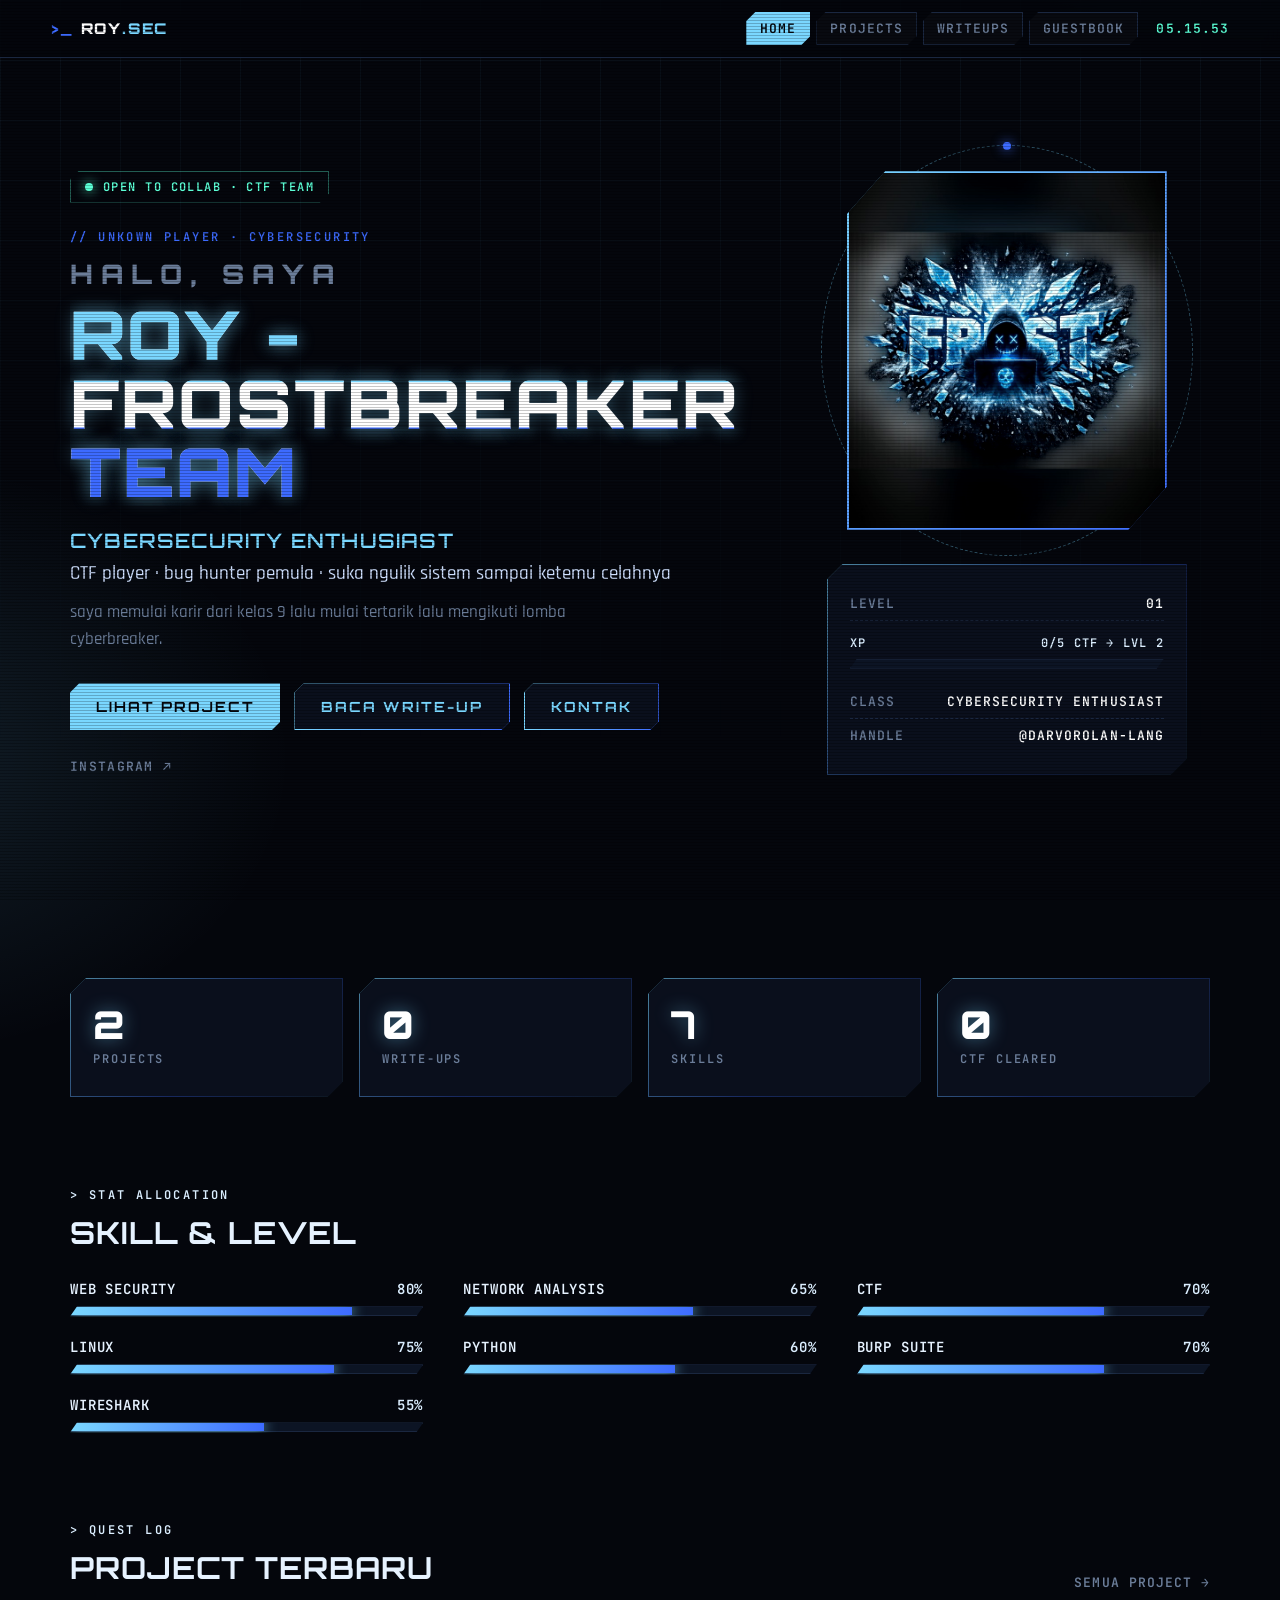
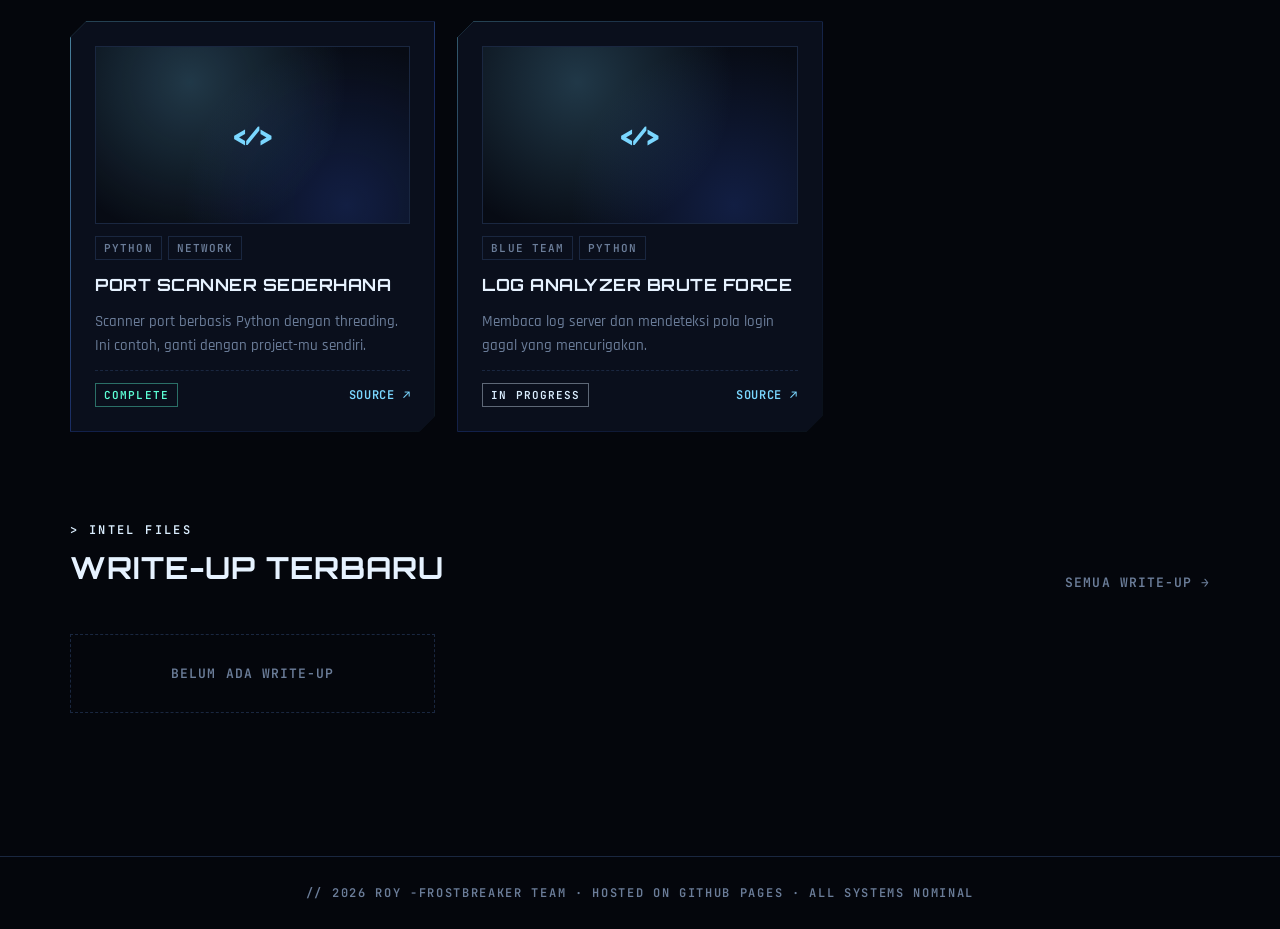
<file: index.html>
<!DOCTYPE html>
<html lang="id">
<head>
<meta charset="utf-8">
<meta name="viewport" content="width=device-width,initial-scale=1">
<title>Portfolio · Cybersecurity</title>
<meta name="description" content="Portfolio cybersecurity, CTF, dan write-up">
<link rel="stylesheet" href="style.css">
<script src="app.js" defer></script>
</head>
<body data-page="home">
<div id="boot" hidden><pre id="boot-out"></pre></div>
<header id="nav"></header>
<main>
  <section class="hero" style="margin-top:0">
    <div>
      <div class="status rise"><i></i><span id="status"></span></div>
      <p class="kicker rise">// UNKOWN PLAYER · cybersecurity</p>
      <h1 class="rise"><span class="hello">HALO, SAYA</span><span class="glitch" data-f="name"></span></h1>
      <p class="role rise" data-f="role"></p>
      <p class="tagline rise" data-f="tagline"></p>
      <p class="bio rise" data-f="bio"></p>
      <div class="btns rise">
        <a class="btn solid" href="projects.html">Lihat Project</a>
        <a class="btn" href="writeups.html">Baca Write-up</a>
        <a class="btn" id="mail" href="#">Kontak</a>
      </div>
      <div class="socials rise" id="socials"></div>
    </div>
    <div class="side rise">
      <div class="frame">
        <div class="ring"></div>
        <div class="pic" id="photo"></div>
      </div>
      <div class="panel hud-card">
        <div class="hc"><span>Level</span><b id="lvl">01</b></div>
        <div class="xp-top"><span>XP</span><span id="xp-t"></span></div>
        <div class="bar"><i id="xp" style="width:0"></i></div>
        <div class="hc" style="margin-top:16px"><span>Class</span><b data-f="role"></b></div>
        <div class="hc"><span>Handle</span><b data-f="handle"></b></div>
      </div>
    </div>
  </section>

  <div class="stats rv">
    <div class="panel stat"><b id="n-p">0</b><span>projects</span></div>
    <div class="panel stat"><b id="n-w">0</b><span>write-ups</span></div>
    <div class="panel stat"><b id="n-s">0</b><span>skills</span></div>
    <div class="panel stat"><b id="n-c">0</b><span>ctf cleared</span></div>
  </div>

  <section class="rv">
    <p class="label">stat allocation</p>
    <h2>Skill &amp; Level</h2>
    <div class="skills" id="skills"></div>
  </section>

  <section>
    <div class="sec-h"><div><p class="label">quest log</p><h2>Project Terbaru</h2></div><a href="projects.html">semua project →</a></div>
    <div class="grid" id="latest-p"></div>
  </section>

  <section>
    <div class="sec-h"><div><p class="label">intel files</p><h2>Write-up Terbaru</h2></div><a href="writeups.html">semua write-up →</a></div>
    <div class="grid" id="latest-w"></div>
  </section>
</main>
<div id="foot"></div>
</body>
</html>
</file>
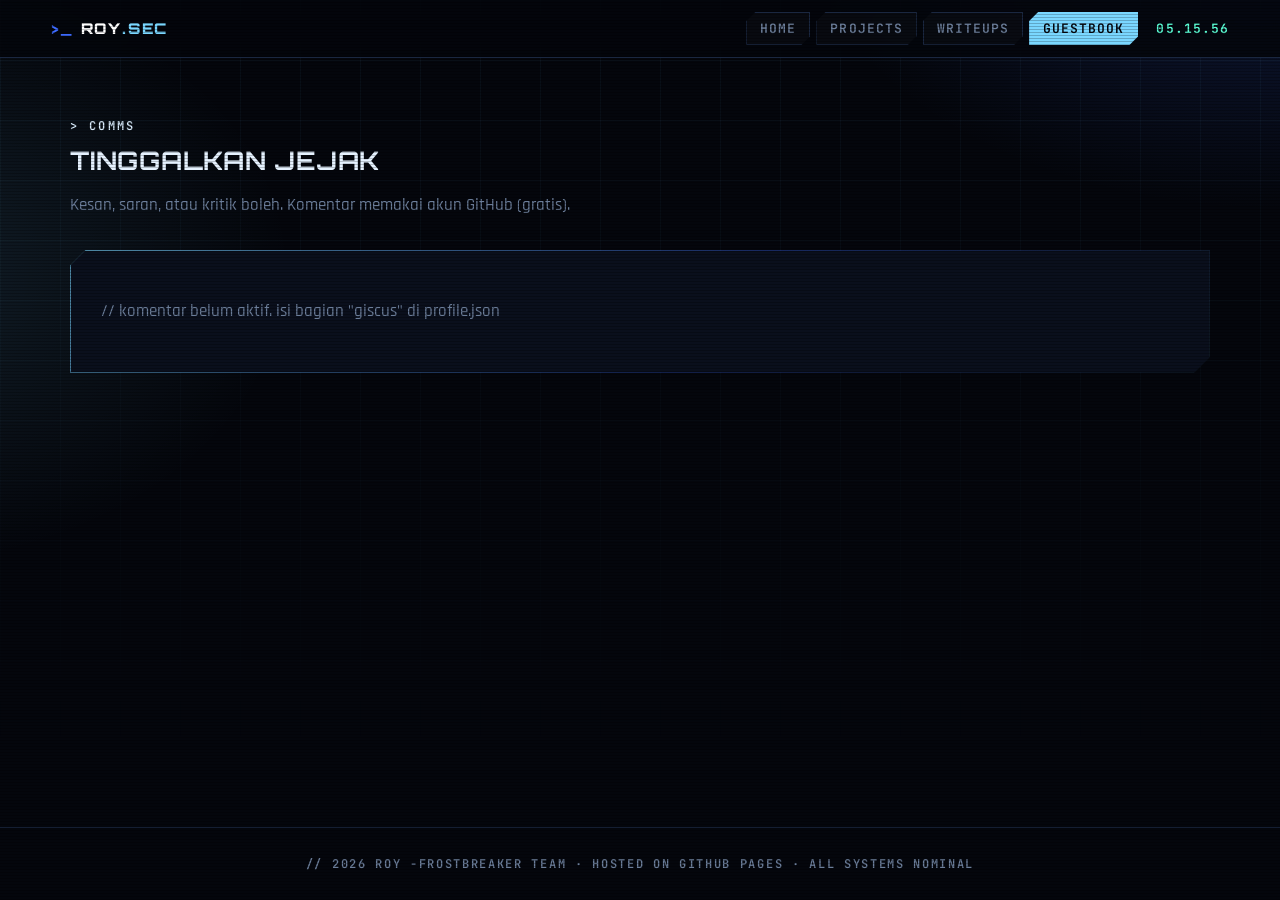
<file: guestbook.html>
<!DOCTYPE html>
<html lang="id">
<head>
<meta charset="utf-8">
<meta name="viewport" content="width=device-width,initial-scale=1">
<title>Guestbook · Cybersecurity</title>
<link rel="stylesheet" href="style.css">
<script src="app.js" defer></script>
</head>
<body data-page="guestbook">
<header id="nav"></header>
<main>
  <section style="margin-top:60px">
    <p class="label">comms</p>
    <h1>Tinggalkan Jejak</h1>
    <p class="muted">Kesan, saran, atau kritik boleh. Komentar memakai akun GitHub (gratis).</p>
    <div class="panel comments" style="margin-top:30px"><div id="cmt"></div></div>
  </section>
</main>
<div id="foot"></div>
</body>
</html>
</file>
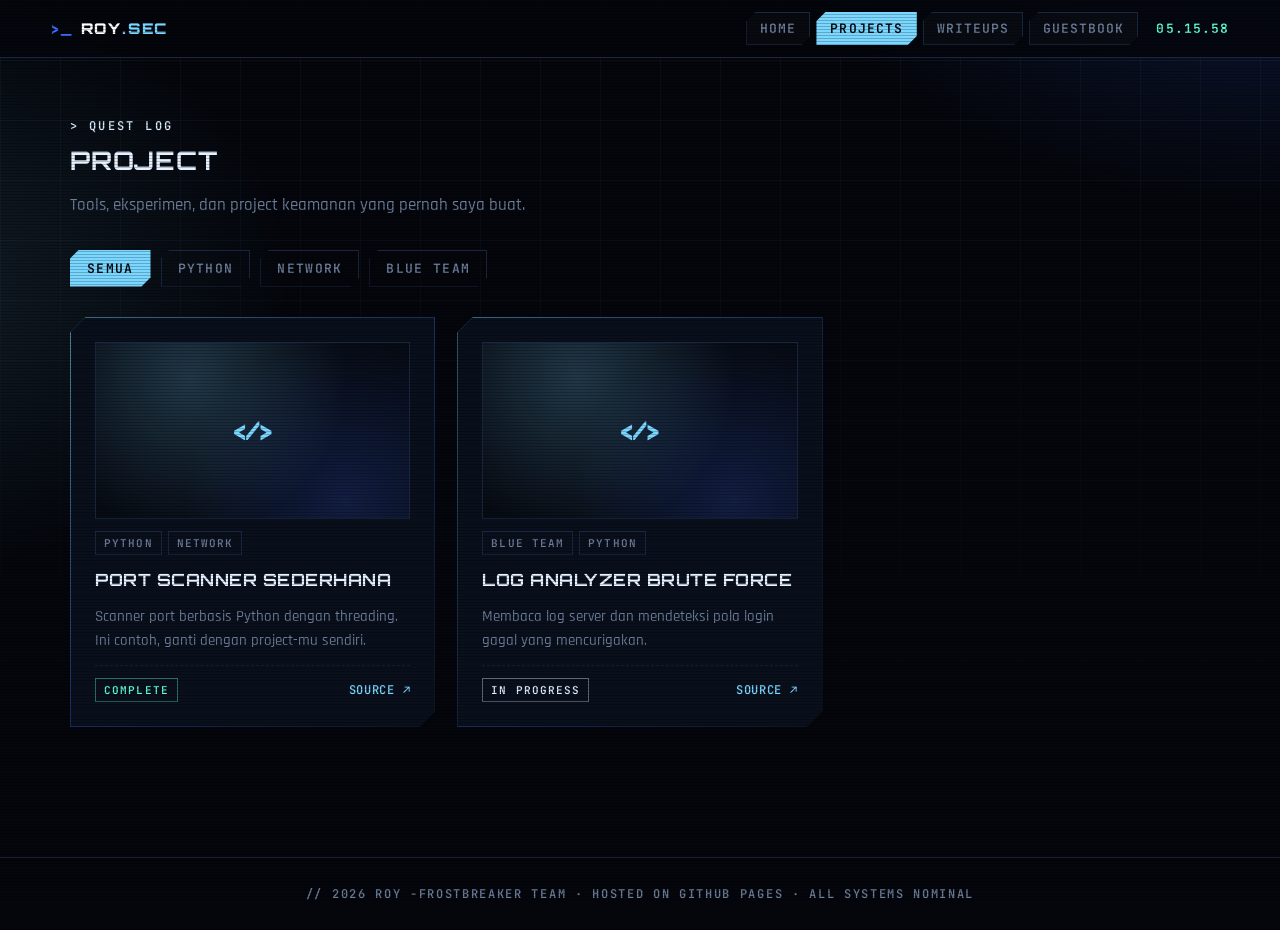
<file: projects.html>
<!DOCTYPE html>
<html lang="id">
<head>
<meta charset="utf-8">
<meta name="viewport" content="width=device-width,initial-scale=1">
<title>Project · Cybersecurity</title>
<link rel="stylesheet" href="style.css">
<script src="app.js" defer></script>
</head>
<body data-page="projects">
<header id="nav"></header>
<main>
  <section style="margin-top:60px">
    <p class="label">quest log</p>
    <h1>Project</h1>
    <p class="muted">Tools, eksperimen, dan project keamanan yang pernah saya buat.</p>
    <div class="chips" id="filters" style="margin:30px 0"></div>
    <div class="grid" id="grid"></div>
  </section>
</main>
<div id="foot"></div>
</body>
</html>
</file>
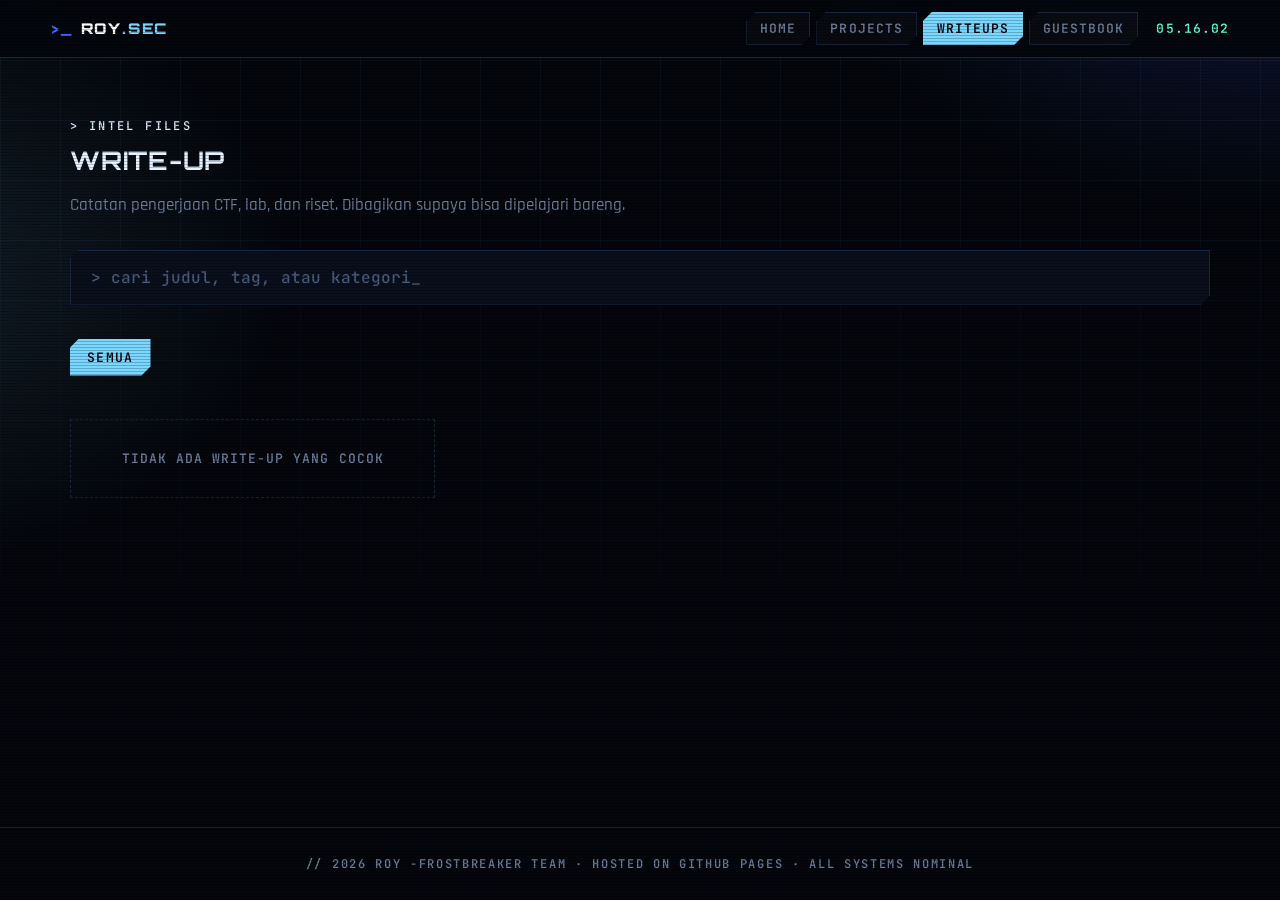
<file: writeups.html>
<!DOCTYPE html>
<html lang="id">
<head>
<meta charset="utf-8">
<meta name="viewport" content="width=device-width,initial-scale=1">
<title>Write-up · Cybersecurity</title>
<link rel="stylesheet" href="style.css">
<script src="app.js" defer></script>
</head>
<body data-page="writeups">
<header id="nav"></header>
<main>
  <section style="margin-top:60px">
    <p class="label">intel files</p>
    <h1>Write-up</h1>
    <p class="muted">Catatan pengerjaan CTF, lab, dan riset. Dibagikan supaya bisa dipelajari bareng.</p>
    <div style="margin:30px 0 10px"><input class="search" id="q" placeholder="> cari judul, tag, atau kategori_"></div>
    <div class="chips" id="filters" style="margin-bottom:30px"></div>
    <div class="grid" id="grid"></div>
  </section>
</main>
<div id="foot"></div>
</body>
</html>
</file>
<file: style.css>
@import url('https://fonts.googleapis.com/css2?family=Orbitron:wght@500;700;900&family=Rajdhani:wght@400;500;600;700&family=JetBrains+Mono:wght@400;600&display=swap');

/* ===== TEMA: ubah warna di bagian ini untuk mengganti tampilan seluruh website ===== */
:root{
  --bg:#04060c;          /* latar belakang */
  --panel:#0a0f1c;       /* kotak dan kartu */
  --panel2:#101a2e;      /* kartu saat disorot */
  --cy:#7ad7ff;          /* biru es (warna utama) */
  --mg:#3d6bff;          /* biru elektrik (warna kedua) */
  --yl:#dbeeff;          /* putih es (aksen dan label) */
  --gn:#5cffd6;          /* mint (status OK) */
  --txt:#e6f2ff;
  --mut:#6b7d99;
  --line:#1a2740;
  --cut:polygon(16px 0,100% 0,100% calc(100% - 16px),calc(100% - 16px) 100%,0 100%,0 16px);
  --cut-sm:polygon(9px 0,100% 0,100% calc(100% - 9px),calc(100% - 9px) 100%,0 100%,0 9px);
  --mono:'JetBrains Mono',ui-monospace,Consolas,monospace;
  --display:'Orbitron',sans-serif;
  --body:'Rajdhani',system-ui,sans-serif;
}

*{box-sizing:border-box}
html{background:var(--bg);scroll-behavior:smooth}
body{margin:0;min-height:100vh;display:flex;flex-direction:column;overflow-x:hidden;color:var(--txt);font:500 17px/1.6 var(--body);
  background:radial-gradient(800px 500px at 100% -10%,rgba(61,107,255,.2),transparent 60%),radial-gradient(700px 500px at -10% 30%,rgba(122,215,255,.12),transparent 60%),var(--bg)}
body::before{content:"";position:fixed;inset:0;z-index:0;pointer-events:none;background-image:linear-gradient(rgba(122,215,255,.05) 1px,transparent 1px),linear-gradient(90deg,rgba(122,215,255,.05) 1px,transparent 1px);background-size:60px 60px;-webkit-mask-image:linear-gradient(#000,transparent 85%);mask-image:linear-gradient(#000,transparent 85%)}
body::after{content:"";position:fixed;inset:0;z-index:90;pointer-events:none;background:repeating-linear-gradient(0deg,rgba(0,0,0,.22) 0 1px,transparent 1px 3px)}
header{position:sticky;top:0;z-index:50}
main,footer{position:relative;z-index:1}
main{width:min(1140px,92vw);margin:0 auto;padding-bottom:40px;flex:1}
section{margin:90px 0}
a{color:var(--cy);text-decoration:none;transition:color .2s}
a:hover{color:var(--yl)}
h1,h2,h3{font-family:var(--display);line-height:1.15;margin:.2em 0;letter-spacing:.03em;text-transform:uppercase}
h2{font-size:clamp(1.3rem,2.6vw,1.9rem)}
h3{font-size:1.05rem}
.label{font:600 12px var(--mono);color:var(--yl);letter-spacing:.2em;text-transform:uppercase;margin:0 0 12px}
.label::before{content:"> "}
.muted{color:var(--mut)}
.empty{padding:30px;border:1px dashed var(--line);text-align:center;font:600 13px var(--mono);color:var(--mut);letter-spacing:.08em;text-transform:uppercase}
.sec-h{display:flex;justify-content:space-between;align-items:flex-end;gap:16px;flex-wrap:wrap;margin-bottom:30px}
.sec-h>a{font:600 13px var(--mono);color:var(--mut);text-transform:uppercase;letter-spacing:.08em}
.sec-h>a:hover{color:var(--mg)}

/* kotak bersudut terpotong (efek HUD) */
.panel{position:relative;border:1px solid transparent;clip-path:var(--cut);
  background:linear-gradient(var(--panel),var(--panel)) padding-box,linear-gradient(135deg,rgba(122,215,255,.6),rgba(61,107,255,.35) 55%,rgba(122,215,255,.08)) border-box}

/* navigasi */
.hud{display:flex;justify-content:space-between;align-items:center;gap:16px;flex-wrap:wrap;padding:12px clamp(18px,4vw,56px);background:rgba(4,6,12,.86);backdrop-filter:blur(10px);border-bottom:1px solid var(--line)}
.logo{font:900 15px var(--display);color:#fff;letter-spacing:.12em}
.logo:hover{color:#fff}
.logo b{color:var(--mg)}
.logo span{color:var(--cy)}
.hud-r{display:flex;align-items:center;gap:18px;flex-wrap:wrap}
.links{display:flex;gap:6px;flex-wrap:wrap}
.links a{font:600 13px var(--mono);color:var(--mut);padding:7px 13px;text-transform:uppercase;letter-spacing:.08em;clip-path:var(--cut-sm);border:1px solid var(--line);background:rgba(255,255,255,.02)}
.links a:hover{color:var(--cy);border-color:var(--cy)}
.links a.on{color:#04060c;background:var(--cy);border-color:var(--cy)}
#clock{font:600 13px var(--mono);color:var(--gn);letter-spacing:.08em;min-width:64px}

/* hero */
.hero{display:grid;grid-template-columns:1.25fr .75fr;gap:56px;align-items:center;min-height:calc(100vh - 70px);padding:40px 0}
.status{display:inline-flex;align-items:center;gap:10px;font:600 12px var(--mono);color:var(--gn);letter-spacing:.12em;text-transform:uppercase;padding:7px 14px;border:1px solid rgba(92,255,214,.35);margin-bottom:26px;clip-path:var(--cut-sm)}
.status i{width:8px;height:8px;border-radius:50%;background:var(--gn);box-shadow:0 0 12px var(--gn);animation:pulse 1.6s infinite}
@keyframes pulse{50%{opacity:.3}}
.kicker{font:600 12px var(--mono);color:var(--mg);letter-spacing:.2em;text-transform:uppercase;margin:0 0 16px}
.hero h1{font-size:clamp(2.2rem,5.5vw,4.2rem);font-weight:900;line-height:1.02;margin:0}
.hello{display:block;font-size:.4em;color:var(--mut);letter-spacing:.3em;margin-bottom:12px}
.glitch{position:relative;display:inline-block;color:#fff;text-shadow:0 0 18px rgba(122,215,255,.35)}
.glitch::before,.glitch::after{content:attr(data-t);position:absolute;left:0;top:0;width:100%}
.glitch::before{color:var(--cy);clip-path:polygon(0 0,100% 0,100% 40%,0 40%);animation:gl1 2.6s infinite steps(1)}
.glitch::after{color:var(--mg);clip-path:polygon(0 62%,100% 62%,100% 100%,0 100%);animation:gl2 2.6s infinite steps(1)}
@keyframes gl1{0%,85%,100%{transform:none}86%{transform:translate(-5px,0)}89%{transform:translate(4px,0)}}
@keyframes gl2{0%,83%,100%{transform:none}84%{transform:translate(5px,0)}91%{transform:translate(-4px,0)}}
.role{font:600 20px var(--display);color:var(--cy);letter-spacing:.06em;margin:22px 0 6px;text-transform:uppercase}
.tagline{font-size:19px;color:#cfe0ff;margin:0 0 10px}
.bio{color:var(--mut);max-width:60ch;margin:0 0 30px}
.btns{display:flex;flex-wrap:wrap;gap:14px;margin-bottom:28px}
.btn{display:inline-flex;align-items:center;padding:14px 26px;font:700 14px var(--display);letter-spacing:.14em;text-transform:uppercase;color:var(--cy);border:1px solid transparent;clip-path:var(--cut-sm);transition:.2s;
  background:linear-gradient(var(--panel),var(--panel)) padding-box,linear-gradient(90deg,var(--cy),var(--mg)) border-box}
.btn:hover{color:#fff;transform:translateY(-2px)}
.btn.solid{background:var(--cy);color:#04060c;border:0}
.btn.solid:hover{background:var(--yl);color:#04060c}
.socials{display:flex;flex-wrap:wrap;gap:20px;font:600 13px var(--mono);text-transform:uppercase;letter-spacing:.1em}
.socials a{color:var(--mut)}
.socials a:hover{color:var(--mg)}

.side{display:flex;flex-direction:column;align-items:center;gap:34px}
.frame{position:relative;width:min(320px,78vw);aspect-ratio:1/1.12}
.ring{position:absolute;inset:-26px;border:1px dashed rgba(122,215,255,.35);border-radius:50%;animation:spin 30s linear infinite}
.ring::after{content:"";position:absolute;top:-4px;left:50%;width:8px;height:8px;margin-left:-4px;background:var(--mg);border-radius:50%;box-shadow:0 0 12px var(--mg)}
@keyframes spin{to{transform:rotate(360deg)}}
.pic{position:absolute;inset:0;overflow:hidden;border:2px solid transparent;display:grid;place-items:center;font:900 5rem var(--display);color:var(--cy);
  clip-path:polygon(12% 0,100% 0,100% 88%,88% 100%,0 100%,0 12%);
  background:linear-gradient(#0a0f1c,#0a0f1c) padding-box,linear-gradient(135deg,var(--cy),var(--mg)) border-box}
.pic img{width:100%;height:100%;object-fit:cover;filter:contrast(1.08) saturate(.9)}
.pic::after{content:"";position:absolute;left:0;right:0;top:-30%;height:30%;background:linear-gradient(transparent,rgba(122,215,255,.3),transparent);animation:scan 3.4s linear infinite;pointer-events:none}
@keyframes scan{to{top:110%}}

.hud-card{width:100%;max-width:360px;padding:22px}
.hc{display:flex;justify-content:space-between;gap:12px;font:600 13px var(--mono);color:var(--mut);padding:8px 0;border-bottom:1px dashed var(--line);text-transform:uppercase;letter-spacing:.08em}
.hc:last-child{border:0}
.hc b{color:#fff;font-weight:600;text-align:right;word-break:break-all}
.xp-top{display:flex;justify-content:space-between;font:600 12px var(--mono);color:var(--yl);letter-spacing:.1em;text-transform:uppercase;margin:14px 0 8px}
.bar{height:10px;background:#0c1424;border:1px solid var(--line);clip-path:polygon(7px 0,100% 0,calc(100% - 7px) 100%,0 100%)}
.bar i{display:block;height:100%;background:linear-gradient(90deg,var(--cy),var(--mg));box-shadow:0 0 14px var(--cy);animation:fill 1.4s cubic-bezier(.2,.8,.2,1) both}
@keyframes fill{from{width:0}}

/* statistik */
.stats{display:grid;grid-template-columns:repeat(4,1fr);gap:16px;margin:0 0 90px}
.stat{padding:24px 22px}
.stat b{display:block;font:900 2.4rem var(--display);color:#fff;text-shadow:0 0 18px rgba(122,215,255,.45);line-height:1.1}
.stat span{font:600 12px var(--mono);letter-spacing:.16em;color:var(--mut);text-transform:uppercase}

/* skill */
.skills{display:grid;grid-template-columns:repeat(auto-fill,minmax(300px,1fr));gap:22px 40px;margin-top:30px}
.sk-top{display:flex;justify-content:space-between;font:600 14px var(--mono);text-transform:uppercase;letter-spacing:.06em;margin-bottom:8px}
.sk-top span:last-child{color:var(--yl)}

/* kartu project & write-up */
.grid{display:grid;grid-template-columns:repeat(auto-fill,minmax(290px,1fr));gap:22px}
.card{display:flex;flex-direction:column;gap:12px;padding:24px;color:var(--txt);transition:transform .25s}
.card:hover{transform:translateY(-3px);color:var(--txt);background:linear-gradient(var(--panel2),var(--panel2)) padding-box,linear-gradient(135deg,var(--cy),var(--mg)) border-box}
.card:hover h3{color:var(--cy)}
.card h3{transition:color .2s}
.card p{margin:0;color:var(--mut);font-size:15px}
.card-foot{margin-top:auto;display:flex;justify-content:space-between;align-items:center;gap:10px;flex-wrap:wrap;padding-top:12px;border-top:1px dashed var(--line);font:600 12px var(--mono);color:var(--mut);letter-spacing:.06em;text-transform:uppercase}
.actions{display:flex;gap:16px}
.thumb{aspect-ratio:16/9;overflow:hidden;display:grid;place-items:center;border:1px solid var(--line);font:900 1.6rem var(--display);color:var(--cy);background:radial-gradient(circle at 30% 20%,rgba(122,215,255,.22),transparent 60%),radial-gradient(circle at 80% 90%,rgba(61,107,255,.2),transparent 55%),#070b14}
.thumb img{width:100%;height:100%;object-fit:cover}
.meta,.tags{display:flex;gap:6px;flex-wrap:wrap}
.tag,.badge{font:600 11px var(--mono);letter-spacing:.1em;text-transform:uppercase;padding:4px 8px;border:1px solid var(--line);color:var(--mut);background:#0a0f1c}
.badge.cy{color:var(--cy);border-color:rgba(122,215,255,.4)}
.badge.ok{color:var(--gn);border-color:rgba(92,255,214,.4)}
.badge.wip{color:var(--yl);border-color:rgba(219,238,255,.4)}
.d-easy{color:var(--gn)!important;border-color:rgba(92,255,214,.4)!important}
.d-medium{color:var(--yl)!important;border-color:rgba(219,238,255,.4)!important}
.d-hard{color:var(--mg)!important;border-color:rgba(61,107,255,.45)!important}

/* filter & pencarian */
.chips{display:flex;flex-wrap:wrap;gap:10px}
.chip{font:600 13px var(--mono);letter-spacing:.1em;text-transform:uppercase;padding:9px 16px;color:var(--mut);background:transparent;border:1px solid var(--line);clip-path:var(--cut-sm);cursor:pointer;transition:.2s}
.chip:hover,.chip.on{color:#04060c;background:var(--cy);border-color:var(--cy)}
.search{width:100%;padding:16px 20px;margin-bottom:24px;background:var(--panel);border:1px solid var(--line);color:var(--txt);font:500 16px var(--mono);outline:none;clip-path:var(--cut-sm)}
.search::placeholder{color:#4a5d7d}
.search:focus{border-color:var(--cy)}

/* artikel write-up */
.article{padding:clamp(22px,4vw,50px);color:#d5e2ff}
.article h1{font-size:clamp(1.7rem,4vw,2.6rem);margin:14px 0 24px}
.article h2{margin:2.2em 0 .7em;padding-left:14px;border-left:3px solid var(--mg)}
.article h2::before{content:"// ";color:var(--mg)}
.article h3{color:var(--cy);font-size:1.1rem}
.article p,.article li{color:#c7d3f2;font-size:17px}
.article code{font:14px var(--mono);padding:2px 6px;background:#0c1424;color:var(--yl);border:1px solid var(--line)}
.article pre{padding:18px 20px;background:#070b14!important;border:1px solid var(--line);border-left:3px solid var(--cy);overflow:auto;font-size:14px}
.article pre code{border:0;padding:0;background:none;color:inherit}
.article blockquote{margin:1.4em 0;padding:12px 18px;background:rgba(61,107,255,.06);border-left:3px solid var(--mg);color:#d0e6ff}
.article a{color:var(--cy);border-bottom:1px dashed var(--cy)}
.article img{max-width:100%}
.article table{width:100%;border-collapse:collapse;font-size:15px}
.article td,.article th{border:1px solid var(--line);padding:9px}
.comments{margin-top:50px;padding:30px}

/* efek muncul saat digulir */
.rv{opacity:0;transform:translateY(24px);transition:opacity .7s ease,transform .7s ease}
.rv.in{opacity:1;transform:none}
.card.rv.in:hover{transform:translateY(-3px)}
.rise{animation:rise .8s both}
@keyframes rise{from{opacity:0;transform:translateY(12px)}to{opacity:1;transform:none}}

/* layar boot */
#boot{position:fixed;inset:0;z-index:200;background:#020408;display:grid;place-items:center;transition:opacity .6s}
#boot[hidden]{display:none}
#boot.off{opacity:0;pointer-events:none}
#boot pre{width:min(520px,90vw);min-height:170px;margin:0;font:500 15px/1.8 var(--mono);color:var(--gn);text-shadow:0 0 8px rgba(92,255,214,.5);white-space:pre-wrap}

footer{padding:28px;text-align:center;font:600 12px var(--mono);letter-spacing:.14em;text-transform:uppercase;color:var(--mut);border-top:1px solid var(--line)}
::selection{background:rgba(61,107,255,.35);color:#fff}
::-webkit-scrollbar{width:8px;background:var(--bg)}
::-webkit-scrollbar-thumb{background:#22304f}

@media(max-width:900px){
  .hero{grid-template-columns:1fr;min-height:auto;gap:40px}
  .side{order:-1}
  .stats{grid-template-columns:repeat(2,1fr)}
  section{margin:60px 0}
}
@media(prefers-reduced-motion:reduce){*{animation:none!important;transition:none!important}.rv{opacity:1;transform:none}}
</file>
